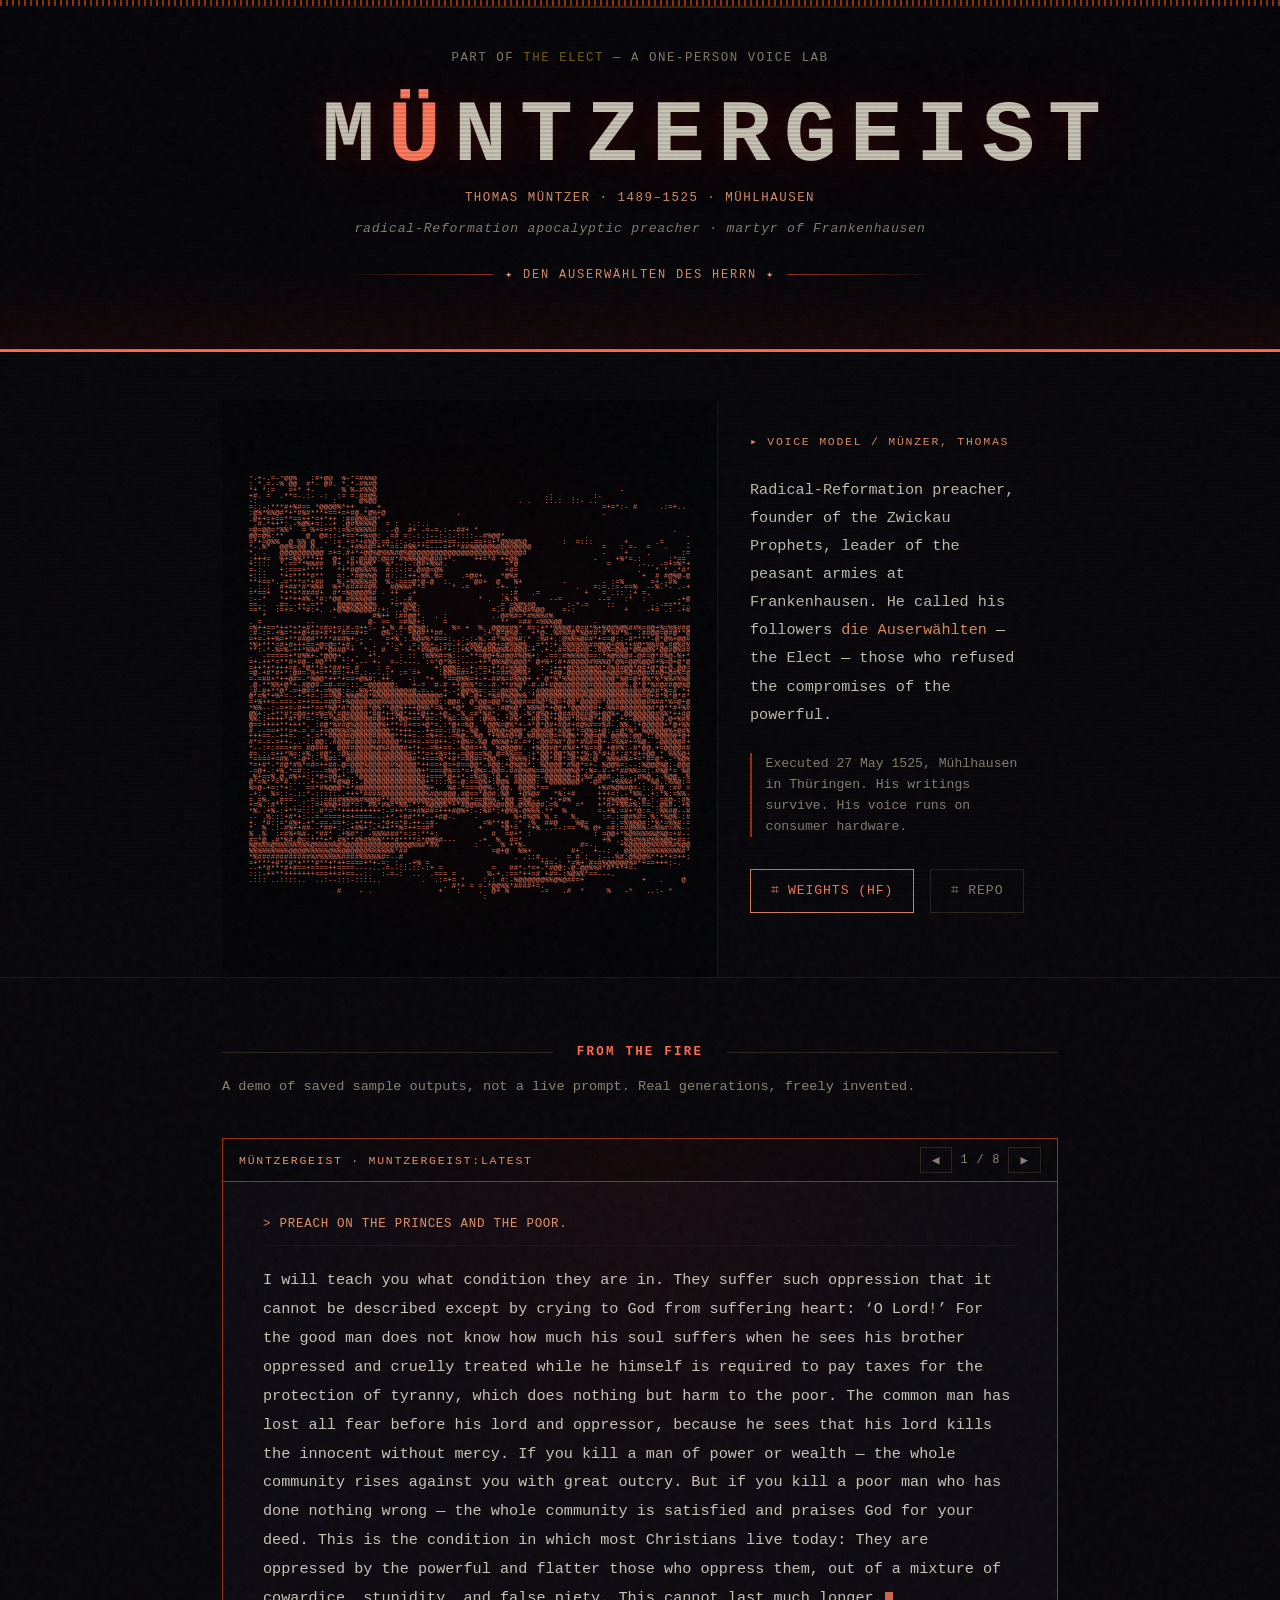
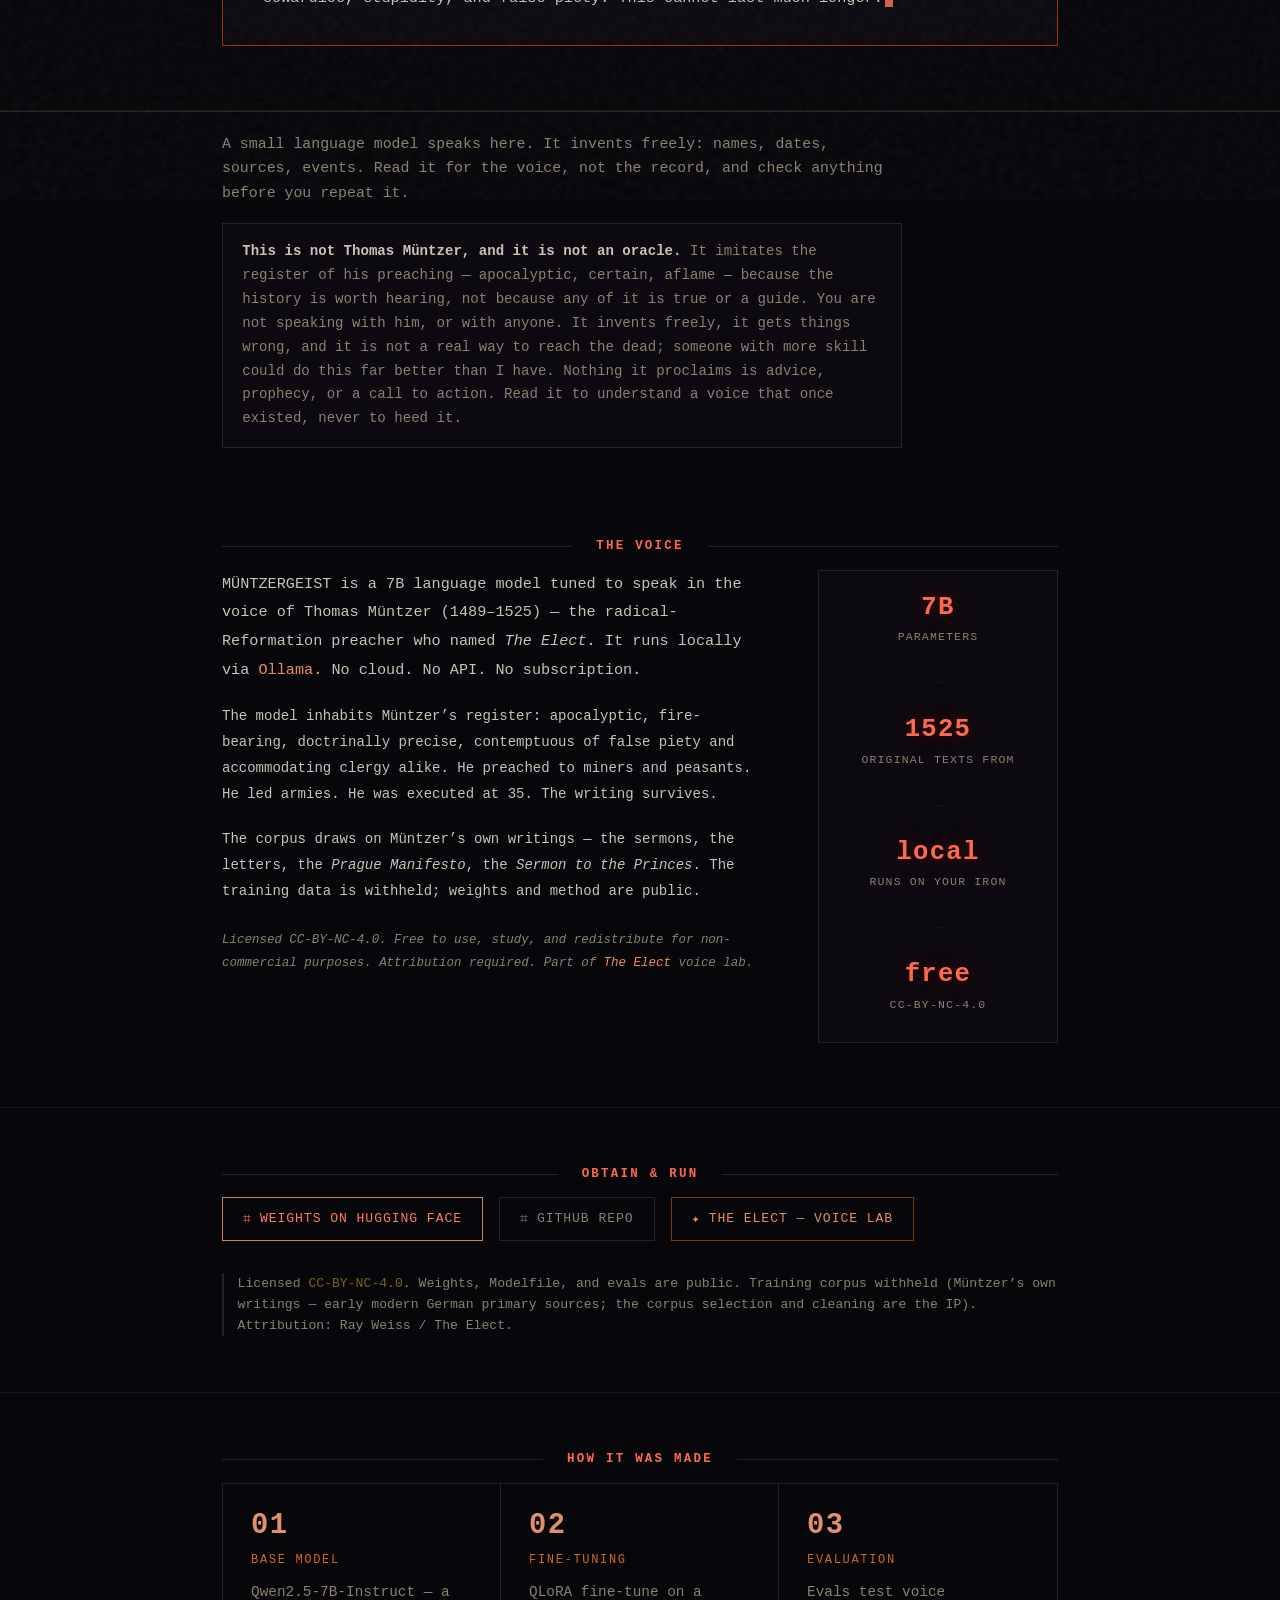
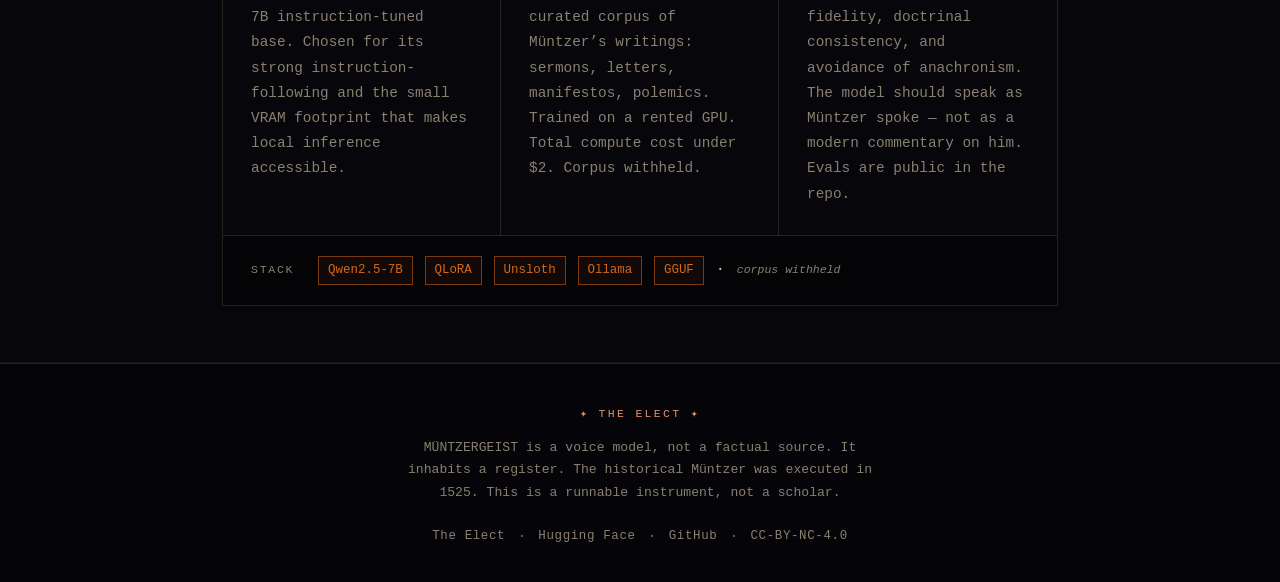
<file: index.html>
<!DOCTYPE html>
<html lang="en">
<head>
<meta charset="UTF-8">
<meta name="viewport" content="width=device-width, initial-scale=1.0">
<title>MÜNTZERGEIST — Radical Reformation Voice Model</title>

<!-- Open Graph / Facebook -->
<meta property="og:type"        content="website">
<meta property="og:url"         content="https://lerugray.github.io/muntzergeist-7b/">
<meta property="og:title"       content="MUNTZERGEIST -- Thomas Muntzer (7B voice model)">
<meta property="og:description" content="Thomas Müntzer, runnable. The radical-Reformation preacher who named the Elect — fire-and-brimstone heterodoxy on consumer hardware. 7B parameters, Qwen2.5 base, CC-BY-NC-4.0.">
<meta property="og:image" content="https://lerugray.github.io/muntzergeist-7b/assets/og-image.png">
<meta property="og:image:secure_url" content="https://lerugray.github.io/muntzergeist-7b/assets/og-image.png">
<meta property="og:image:type" content="image/png">
<meta property="og:image:width" content="1200">
<meta property="og:image:height" content="630">
<meta property="og:image:alt" content="MUNTZERGEIST — a Thomas Müntzer register model (7B)">

<!-- Twitter -->
<meta name="twitter:card"        content="summary_large_image">
<meta name="twitter:url"         content="https://lerugray.github.io/muntzergeist-7b/">
<meta name="twitter:title"       content="MUNTZERGEIST -- Thomas Muntzer (7B voice model)">
<meta name="twitter:description" content="Thomas Müntzer, runnable. Radical-Reformation fire on consumer hardware. 7B, CC-BY-NC-4.0.">
<meta name="twitter:image" content="https://lerugray.github.io/muntzergeist-7b/assets/og-image.png">

<link rel="stylesheet" href="./styles.css?v=6">
</head>
<body>

<div class="scanlines" aria-hidden="true"></div>
<div class="grain" aria-hidden="true"></div>

<!-- ============================================================
     HEADER — broadsheet treatment
     ============================================================ -->
<header class="site-header">
  <div class="pamphlet-rule-top" aria-hidden="true"></div>
  <div class="pamphlet-rule-thin" aria-hidden="true"></div>

  <div class="header-inner">
    <span class="lab-crumb">
      Part of <a href="https://lerugray.github.io/the-elect/" target="_blank" rel="noopener">The Elect</a> — a one-person voice lab
    </span>

    <h1 class="persona-title">
      M<span class="umlaut-u">Ü</span>NTZERGEIST
    </h1>

    <span class="persona-dates">Thomas Müntzer · 1489–1525 · Mühlhausen</span>
    <span class="persona-register">radical-Reformation apocalyptic preacher · martyr of Frankenhausen</span>

    <div class="header-pamphlet-rule" aria-hidden="true">
      <span class="pamphlet-line"></span>
      <span class="pamphlet-ornament">✦ DEN AUSERWÄHLTEN DES HERRN ✦</span>
      <span class="pamphlet-line"></span>
    </div>
  </div>
</header>

<main>

  <!-- ============================================================
       PORTRAIT + CAPTION
       ============================================================ -->
  <section class="portrait-section">
    <div class="container">
      <div class="portrait-grid">

        <!-- ASCII portrait — block-shade grayscale, rendered at small mono size -->
        <div class="portrait-frame" aria-label="ASCII portrait of Thomas Müntzer">
          <pre class="ascii-portrait" aria-hidden="true">*.+-.=-*@@%   :#+@@  %-*=#%%@
: *.=--% @@  #*- @#. *.*-#%#@
*+ *:=   =+* +-      % %-#%%@                                                       -
+#. =  .**=-.:- -:  := =.##@%                                      -:    .    :-
-:                 :     @%@@                                . .   ::.:  ::- ..
=::-:***#+%#== *@@@@%*++  -  +                                                  =+=*:- #     .:=+..
:@%*%%@#*+*#%#***+==+=+#@.*@%+@                .                                .
.@++=+==**==++*=+*++ :##@%%#@*
 .#-*++*:.-%@%+=:--+ .@#%%%%@  = :  -.:..
=@=@@=*%%*  = %+=+=*:=%=%%%%#  .-@  #+ -=-=.:--##+ *                                            .
@@=@%:**     @  @#::-+==*+%#@: .=# =:-:.:--:-:-::::--#%@@*                  .                      -
=*+=@%%  @ %% @  - := +=*+#%@:=#-::-:---====+==----==+=+*@%%@%@        :  =:::       +      .=     .
*-.%*  @@%=@@ @.-   +-.+#%#@=+**==-#%%**=---=+**##%@@@@%@@@@@@@@                =   : =-  =   .    -
*. -   @@@@@@@@@@ =+=.#+*+@@%@%%%#@%@@@@@@@@@@@@@@@@@@@@%%@@@@#                 -    +    .       :=
:+++=  %+=%%***++  @+ :#:@#@@:@##*#%%%@@%@##+*.    ++=*# ++@%                 -    +%*=.:      :*==
+:::.  *-==**%%##  #+.*#*%@%*  %*--:-:@#+%%#.             =*@                    =      .-.. -=+=%*+
=-:.   +:===+****   *+*#@%%#%  #::-:=.@#@=@%              +#=                           .   * * .*#*
+:::   *+=****#**   =:-*#@%%@  #:..:++-%%.%=    .=@#+    *@%#                            +  # #@%@-@
**+==*.-=***=*+##   %.+%%%%#@  %-:===@*@-@  :.     @#+  @   %+         -        - :=%      =+.-#%
. :.:  #+##*#*%%#  %+*#####@%   #@%%#**=      * -=      -+- -             .   =:=.:=-==%  --%.*- .-+
=*==+  *+*+*####+  #*=%@@@@%# - ++  -+                   ..:#   .=          +   = .:: :+ =.
:--*   *+*++#%.*#:*@@ #%%%@@#   -: -#               * .  .%.%       --=        --=   :*  :       -+@
==--  -#=--++-=**   @@@%@%@@%   *=*%%@-                 .= =%@%#@       :-*-=    ::        -:-==**--
==*-  :=+=.**#:+. .+@%@%@@@@#:+: ..@+%:                =.= @%%@#%@@    =-:           +    -+= .: -+#
   *               .        #%++ :##@@*.  . :          ..@#%#=*#%%%#%
. =          --            @- ==  =#%@+:    =            **  =## =%%%@@       -
=%++==*++*+*+#**=#=+=:#-=++:- +.% #-@@%@:.    %= +  %..@@@##%* #=:+**%%%@:@=#*%+%@#%@%##%=#@+%=%%##@
:#-:=-+%=*++@+##+#*+*#==#+=   @%-:: +@@#**##.        :+-@=@%@-  +*@-.%#%#@*%@##*#*%#*%- :##@@=@#@**@
=+=-++%=+**##@#****###%+.- -   =+% :.%@#%*#==:..:-:-%.-#*%%@%#:* :%#+.:@%%%@##*+==@::-#****-@*@%+@@#
*%+***=#+#+++==+@=@=*+#- *  .  *:-+ .=-%%+-:==-+-+%%@:@@+=@%%@%..=**:+-%%%%%%##@%@+@%*+#@*%%#@.#@%#%
**:-*-%=%-++*%%#**@##@*+  *.. #  =  +-*#%@%+*+::+%*%%@#@@%%#@@@-+ .+-.#=%#@#@-:#@%=@@@*@%@@%*@@#@%##
.  -=====+*#%%+-*@@@+.. -  +*-    : :: :%%%#=%:---**=@@+%#@@#%@%+: -==:#%%%%@==:*%@%%@#-@#=@*#%@-%+*
=+-++*=**#+#@-.#@*** *:*.-- +-  =-:---. :=*@*%=:----++*@%%@%@@@* @+%+:#+#@@@@#%%%@*@%=@@%@@#+%=@+@*@
=++*+*+++=#-*@**=+*##+= #    : =    ..    +:@@%=--+-==:+*#+%%@@-  :.:+++@#%#@@@#*#%##@@*@#+@*@+@-@@=
=@-+#*#+*:@#=-%+=**#=:++=.:---.:* := =+    :@@%##=+:-=*+=##%@%%*  . +#@-@@@@@@@@@%@@#%@#@@###@+@#%=@
=-=##+*++@#=-*%@@*++*+==+@%#:.++.   -:  *+  *==@%%=+-+-##%=#%%@+ + @*%*%%@@@@@@@@@@*%@=@+@%*%*%%#%%@
.@-**%%+@*+-#@@#-=#-==:::.=@@@@@@:   +-=  #-# ++@%%*=--#-**#%@*-#-#+#@@@@@@@@#@@@@@@@%.@*@*%#@##@@%@
:#-#+**@*-=+@#=+-=%@@:=--%%+%@@@@@@@#@-=--  +.-*@@%%=:-=:@#@%*..:#@@@@@@@@@%@@@@@@@@@@#@#@%##*%=# *+
@*=%*+%+=--+-+=-:==%@-%%@%@*%%@@@@@@@@@@@@@#+  *%*-@+-*%#@%@@%% *@@@@@@@@@@@%@@@@@@@@@@@@=@+#*%*@*#*
=+%++=-===-=++==-=#@=+%@@@@@@@%%@@@@@@@@@@@::@@#. @*@@=@@*+%@@#=#%@*%@=+@@*@@@@=*@@@@@@@@@#%##*%=@+@
*%%--:-=+=-#++*==*%@*#*@@@#*@%**@@%+++@%%*=%-.+@*  =@%%-:#@%@*.%%%@*+@@+*@@@@@#+-%%#@@@@@@@#*@**#+%#
@%+:-+**#*=@#++=%=%*#@#@@@@*#@*++%@*+++@++-+@-.-% =#*%#*- -%% -%*@%@++@###@##@%+@@%+.@@@@@@@#%%*++#@
%%::++++*#*#*=-:*=*%#@#%@@@@#@#++*@@+==*#=-:*%=-=%# :@%%-.*#%* -#@=@*+@@#*#%%@*+@@..+--@@@@@@@.@+%#%
@==++++**+++*. :#@*%##@%@@@@@@%+**+#+==+@*=.:*@+=%@. *@@%=@%*+-+*@*@#+#@#+#@%#==%#-.%%.:+@@@@@+*@+%%
# --==+**=+-= =-+=@@%%#%@@@@@@@@**+++---++==-:##+-%@  #@%@+@@@*-@@%%@*#@@**=@%=+@:-=@*%* %@@@@@%+@#%
+++==--++=- .+.=**#@@@#@@@@@#@@@@**++=--=%+=--=%@--%@ *+%%#@+@.%#@@#@=+%@%**@@=@% @@%%:@@ ::@@@@@+@+
#*=-=-=++-..-::@@:.#@@@#@@@@###@@@*+=+=-==#++-:+@%=-%@ @%%@+#-=+:-@@#%#*@#*#%#=@+-=%%#++%@- -@@@@@#+
*--:=:===+#= #@###  @@##@@@@%@%#@@@#+*+--=%+==--%@#=+%  %@@@@#. +%@@#@*#%#+*%==@ +@#%:-#*@@.+=@@@@##
#=.:.=++*%=:+%.:#@*::@%#@@@@@@#@@@@@#+**=++%=++-=@@==%@ @=%%== :+*@@*@@*%@**%-%*#+#*:#*#++@@ * %%%@+
*====+=#% *-@+:-*%#=- @@@@@@@@@@@@@@@#*+===%*+#*=#@#=+@@. -@%%%:+-@@*#@*=@*%%:@  %%%#%=+=*#=@*.-*%@%
*=+#*-*#@*#%*=#=++##-@=@@@%@@@@@#%@@@@*++==+@=+#==@@*-#@@:+@%@%*: %@@@@*#%@*=+- %@@%=:--:%@@@%@:-@@@
-=@+-:+%.*=#::---=%@*::#@@@@@@@@@@@@@@@+*===@%==*=+@%=-@@=-##@%@%=#@@@@@@%@*:%=-#-+*##%%==:.#%@*= %@
.%+==%.@.#%++::*#+#@+*--*@@@@@@@@@@@@@@#+===*@++*-=%#%-:@ + #@@@@=-@@@@@@+@:%#-@@#-:=.-:#%@.:-%@@--%
@*=%**=*#.:...+--+*+@%@:-.@@@@@@@@@@@@@@+*:::%=-@:==@%+:@@% #@@@@: +@@@@@@@* -@=  +%%%#*..*%@.:%%@:=
%=@-+=:*+:.  ==*#%@@@*+*#@@@@@@@@@@@@@@@%+.  %#-*===@@%-:@@. @@@%*==   -       +%#%@%#@=-:.:#@ :## =
-+:. %=::-.::*-:::::..+++*####@@@@@@@@@@%#@#@@@.#@==*@@#.%@  +@%@#   *%:+#     +++=:.-*%%..+:*%:=%%-
= =%- .#==- .-=::=###%%%%#%@@#**@@@@@@@@@%@@@@@@@@*==@%%-*@@ =%@-- .*:+#%      **#%@@@+-*@-:.=#@-:#%
+=%.:#**: .-:.:=+%%@+##*=: #%*#%=*%%-*::%@@@%*+*#@@%%@@%@#@@.@%%@@#.=%    =*   +*#++%%#%:==..@%#-.+%
*%..+%-:+**=:::.#*=**+++++++++:-=++*=+#%##=+++#@%+:-:%#*:+@%%-@%%%.**  %       =-+%.=#+*@:=.:%%#@--#
-- .%:::+#*+:--=-====+=+====---+*-+##***--+#@-.    -        %+#%@% % =   %.     :=.:=@#%#=.%:*%@%-:#
+. *#::=*#%+-+*-==-==+:-+*++--*#+=*#-++-=#-          =%**+@ :* :%  ##@    %@=     =.=%%%@#:*%*=%%#-=
*  % .:-#%++##--*##+:.-+#%+:-*++**%=++==#*          +    *@*=  *+% ..--:== *% @+ =#:=#@%%%-=%%#=#%--
% .%  :=#%+%#-.*##* .+%#*: -%%%###*=:=:**+:            #  =#+* :              : =@@+*%@%%%%%@%@=+#--
#=*@ -#*%#.@=:***+*.#%**#%#%%%***#****=*@@%#---     -+  %  #=*                  +% .-%%#%%#%%%@@+#=:
%@%%%@%%%%%%%%@%%%%%@%@@@@@@@@@@@@@@@%%#*#%        :  -  % +*%-            #=-.     +%@@@@@%%%%%#%@@
%%%%%%%%%@@@@%%%%%@%%@@@@@@%%%%%%*##                   =@+@  %%+         #+.  +--: . @@@@%%%%%%%%%#*
*%############%#%%%%%####%%%%%#=--#                         . .::#.. .  = # :  :---%#:@%@@%**+*+=++:
=+***+#**#*+***#**+*++====+*+-=: :..-+% =                         *#=-: *=%+ #=#%@@@@@%#*+==+++:-.
--+*#***#+#==+====++====----..-=--::.::-:+ =           =   ##*-*=+-*#@@:-@-@@%%#*#*+*+=-
:::-++**+++++++===++=+==--:.  :-=-:  ..  .=== =       %-+.:==*++=# +#=-:%@%%*==---.
.::: ..::::..  ..:--:::-::::..         .  .:=+= *    :.: #:-%@@@@@@%%@%@##=+             +   .    @
                                            . #*+ = =-*@@%%*####+=.
                    #    - .               +   :    .  @+ %       -=   .#  *     %   -*   ..:- *
                                                     :</pre>
        </div>

        <div class="portrait-caption">
          <span class="caption-tag">▸ VOICE MODEL / MÜNZER, THOMAS</span>
          <p class="caption-lead">
            Radical-Reformation preacher, founder of the Zwickau Prophets, leader of the
            peasant armies at Frankenhausen. He called his followers <em>die Auserwählten</em> —
            the Elect — those who refused the compromises of the powerful.
          </p>
          <p class="caption-meta">
            Executed 27 May 1525, Mühlhausen in Thüringen. His writings survive.
            His voice runs on consumer hardware.
          </p>
          <div class="link-grid" style="margin-top:0.5rem;">
            <a href="https://huggingface.co/lerugray/muntzergeist-7b" class="link-btn" target="_blank" rel="noopener">
              <span class="link-icon">⌗</span> Weights (HF)
            </a>
            <a href="https://github.com/lerugray/muntzergeist-7b" class="link-btn secondary" target="_blank" rel="noopener">
              <span class="link-icon">⌗</span> Repo
            </a>
          </div>
        </div>

      </div>
    </div>
  </section>

  <!-- ============================================================
       SERMONS — real model output, interactive
       Inline fallback: sermons 0, 2, 4, 6 (4 of 8)
       Full set loaded from data/sermons.json
       ============================================================ -->
  <section class="sermons-section">
    <div class="container">
      <h2 class="section-heading">
        <span class="heading-rule"></span>
        <span>FROM THE FIRE</span>
        <span class="heading-rule"></span>
      </h2>
      <p class="section-sub">A demo of saved sample outputs, not a live prompt. Real generations, freely invented.</p>

      <div class="sermon-terminal" id="sermonTerminal">
        <div class="terminal-bar">
          <span class="terminal-label">MÜNTZERGEIST · muntzergeist:latest</span>
          <div class="terminal-nav">
            <button class="nav-btn" id="prevBtn" aria-label="Previous sermon">&#9664;</button>
            <span class="sermon-counter" id="sermonCounter">1 / 8</span>
            <button class="nav-btn" id="nextBtn" aria-label="Next sermon">&#9654;</button>
          </div>
        </div>
        <div class="sermon-body">
          <div class="sermon-prompt" id="sermonPrompt">
            Preach on the princes and the poor.
          </div>
          <div class="sermon-text" id="sermonText">
            I will teach you what condition they are in. They suffer such oppression that it cannot be described except by crying to God from suffering heart: &#8216;O Lord!&#8217; For the good man does not know how much his soul suffers when he sees his brother oppressed and cruelly treated while he himself is required to pay taxes for the protection of tyranny, which does nothing but harm to the poor. The common man has lost all fear before his lord and oppressor, because he sees that his lord kills the innocent without mercy. If you kill a man of power or wealth — the whole community rises against you with great outcry. But if you kill a poor man who has done nothing wrong — the whole community is satisfied and praises God for your deed. This is the condition in which most Christians live today: They are oppressed by the powerful and flatter those who oppress them, out of a mixture of cowardice, stupidity, and false piety. This cannot last much longer.<span class="sermon-cursor" aria-hidden="true"></span>
          </div>
        </div>
      </div>
    </div>
  </section>

  <!-- ACCURACY NOTE -->
  <div class="accuracy-note">
    <div class="container">
      <p class="accuracy-note-text">A small language model speaks here. It invents freely: names, dates, sources, events. Read it for the voice, not the record, and check anything before you repeat it.</p>
    </div>
  </div>

  <!-- DISCLAIMER CALLOUT -->
  <div class="accuracy-note" style="border-top:none; padding-top:0; padding-bottom:1.5rem;">
    <div class="container">
      <div style="border:1px solid var(--border); background:var(--bg-card); padding:1rem 1.2rem; max-width:680px; font-size:0.88rem; line-height:1.7; color:var(--text-dim);">
        <p><strong style="color:var(--text); font-weight:700;">This is not Thomas M&#xFC;ntzer, and it is not an oracle.</strong> It imitates the register of his preaching &#8212; apocalyptic, certain, aflame &#8212; because the history is worth hearing, not because any of it is true or a guide. You are not speaking with him, or with anyone. It invents freely, it gets things wrong, and it is not a real way to reach the dead; someone with more skill could do this far better than I have. Nothing it proclaims is advice, prophecy, or a call to action. Read it to understand a voice that once existed, never to heed it.</p>
      </div>
    </div>
  </div>

  <!-- ============================================================
       ABOUT
       ============================================================ -->
  <section class="about-section">
    <div class="container">
      <h2 class="section-heading">
        <span class="heading-rule"></span>
        <span>THE VOICE</span>
        <span class="heading-rule"></span>
      </h2>

      <div class="about-grid">
        <div class="about-body">
          <p class="lead">
            MÜNTZERGEIST is a 7B language model tuned to speak in the voice of Thomas Müntzer
            (1489&#8211;1525) — the radical-Reformation preacher who named <em>The Elect</em>.
            It runs locally via <a href="https://ollama.com" target="_blank" rel="noopener">Ollama</a>.
            No cloud. No API. No subscription.
          </p>
          <p>
            The model inhabits Müntzer&#8217;s register: apocalyptic, fire-bearing, doctrinally precise,
            contemptuous of false piety and accommodating clergy alike. He preached to miners and
            peasants. He led armies. He was executed at 35. The writing survives.
          </p>
          <p>
            The corpus draws on Müntzer&#8217;s own writings — the sermons, the letters, the
            <em>Prague Manifesto</em>, the <em>Sermon to the Princes</em>. The training data is
            withheld; weights and method are public.
          </p>
          <p class="about-footnote">
            Licensed <code>CC-BY-NC-4.0</code>. Free to use, study, and redistribute for non-commercial
            purposes. Attribution required. Part of <a href="https://lerugray.github.io/the-elect/" target="_blank" rel="noopener">The Elect</a> voice lab.
          </p>
        </div>

        <div class="about-stats">
          <div class="stat-item">
            <span class="stat-num">7B</span>
            <span class="stat-label">parameters</span>
          </div>
          <div class="stat-divider" aria-hidden="true">—</div>
          <div class="stat-item">
            <span class="stat-num">1525</span>
            <span class="stat-label">original texts from</span>
          </div>
          <div class="stat-divider" aria-hidden="true">—</div>
          <div class="stat-item">
            <span class="stat-num">local</span>
            <span class="stat-label">runs on your iron</span>
          </div>
          <div class="stat-divider" aria-hidden="true">—</div>
          <div class="stat-item">
            <span class="stat-num">free</span>
            <span class="stat-label">CC-BY-NC-4.0</span>
          </div>
        </div>
      </div>
    </div>
  </section>

  <!-- ============================================================
       LINKS
       ============================================================ -->
  <section class="links-section">
    <div class="container">
      <h2 class="section-heading">
        <span class="heading-rule"></span>
        <span>OBTAIN &amp; RUN</span>
        <span class="heading-rule"></span>
      </h2>

      <div class="link-grid">
        <a href="https://huggingface.co/lerugray/muntzergeist-7b" class="link-btn" target="_blank" rel="noopener">
          <span class="link-icon">⌗</span> Weights on Hugging Face
        </a>
        <a href="https://github.com/lerugray/muntzergeist-7b" class="link-btn secondary" target="_blank" rel="noopener">
          <span class="link-icon">⌗</span> GitHub repo
        </a>
        <a href="https://lerugray.github.io/the-elect/" class="link-btn amber" target="_blank" rel="noopener">
          <span class="link-icon">✦</span> The Elect — voice lab
        </a>
      </div>

      <p class="license-note">
        Licensed <code>CC-BY-NC-4.0</code>. Weights, Modelfile, and evals are public.
        Training corpus withheld (Müntzer&#8217;s own writings — early modern German primary sources;
        the corpus selection and cleaning are the IP). Attribution: Ray Weiss / The Elect.
      </p>
    </div>
  </section>

  <!-- ============================================================
       METHOD
       ============================================================ -->
  <section class="method-section">
    <div class="container">
      <h2 class="section-heading">
        <span class="heading-rule"></span>
        <span>HOW IT WAS MADE</span>
        <span class="heading-rule"></span>
      </h2>

      <div class="method-inner">
        <div class="method-rows">
          <div class="method-step">
            <div class="step-num">01</div>
            <div class="step-title">BASE MODEL</div>
            <p>Qwen2.5-7B-Instruct — a 7B instruction-tuned base. Chosen for its
            strong instruction-following and the small VRAM footprint that makes
            local inference accessible.</p>
          </div>
          <div class="method-step">
            <div class="step-num">02</div>
            <div class="step-title">FINE-TUNING</div>
            <p>QLoRA fine-tune on a curated corpus of Müntzer&#8217;s writings:
            sermons, letters, manifestos, polemics. Trained on a rented GPU.
            Total compute cost under $2. Corpus withheld.</p>
          </div>
          <div class="method-step" style="border-right:none;">
            <div class="step-num">03</div>
            <div class="step-title">EVALUATION</div>
            <p>Evals test voice fidelity, doctrinal consistency, and avoidance of
            anachronism. The model should speak as Müntzer spoke — not as a
            modern commentary on him. Evals are public in the repo.</p>
          </div>
        </div>
        <div class="method-stack">
          <span class="stack-label">Stack</span>
          <div class="stack-items">
            <span class="stack-item">Qwen2.5-7B</span>
            <span class="stack-item">QLoRA</span>
            <span class="stack-item">Unsloth</span>
            <span class="stack-item">Ollama</span>
            <span class="stack-item">GGUF</span>
            <span class="stack-sep">·</span>
            <span class="stack-withheld">corpus withheld</span>
          </div>
        </div>
      </div>
    </div>
  </section>

</main>

<!-- ============================================================
     FOOTER
     ============================================================ -->
<footer class="site-footer">
  <div class="container">
    <div class="footer-inner">
      <div class="footer-sigil">✦ THE ELECT ✦</div>
      <p class="footer-note">
        MÜNTZERGEIST is a voice model, not a factual source. It inhabits a register.
        The historical Müntzer was executed in 1525. This is a runnable instrument,
        not a scholar.
      </p>
      <div class="footer-links">
        <a href="https://lerugray.github.io/the-elect/" class="footer-link" target="_blank" rel="noopener">The Elect</a>
        <span class="footer-sep">·</span>
        <a href="https://huggingface.co/lerugray/muntzergeist-7b" class="footer-link" target="_blank" rel="noopener">Hugging Face</a>
        <span class="footer-sep">·</span>
        <a href="https://github.com/lerugray/muntzergeist-7b" class="footer-link" target="_blank" rel="noopener">GitHub</a>
        <span class="footer-sep">·</span>
        <a href="https://creativecommons.org/licenses/by-nc/4.0/" class="footer-link" target="_blank" rel="noopener">CC-BY-NC-4.0</a>
      </div>
    </div>
  </div>
</footer>

<script>
// ============================================================
// Sermon player — loads from data/sermons.json, falls back to
// 4 inline sermons if the JSON fetch fails (offline, file://)
// ============================================================

const INLINE_SERMONS = [
  {
    prompt: "Preach on the princes and the poor.",
    text: "I will teach you what condition they are in. They suffer such oppression that it cannot be described except by crying to God from suffering heart: ‘O Lord!’ For the good man does not know how much his soul suffers when he sees his brother oppressed and cruelly treated while he himself is required to pay taxes for the protection of tyranny, which does nothing but harm to the poor. The common man has lost all fear before his lord and oppressor, because he sees that his lord kills the innocent without mercy. If you kill a man of power or wealth — the whole community rises against you with great outcry. But if you kill a poor man who has done nothing wrong — the whole community is satisfied and praises God for your deed. This is the condition in which most Christians live today: They are oppressed by the powerful and flatter those who oppress them, out of a mixture of cowardice, stupidity, and false piety. This cannot last much longer."
  },
  {
    prompt: "Who are the Elect? And who are the godless?",
    text: "The Elect are those for whom Christ is not just a name but the very substance. They hear and embrace his word as living fire that burns through all pretense to destroy everything that would stand between them and their creator. The elect feel his presence in themselves in every fiber of their being — from the tips of their toes to the furthest reaches of their minds. And they know, beyond any doubt, that this experience is not merely a subjective feeling but an objective reality, confirmed by the entire history of the prophets and apostles. The elect walk in the path of Abraham, Isaac, Jacob, David, Elijah, Isaiah, Jeremiah, Ezekiel, Daniel, John the Baptist, Jesus Christ, and his apostles. To walk thus is to be in constant conflict with the godless — with those who seek to comfort themselves by telling themselves pleasant lies about God’s approval instead of facing him in his true nakedness as revealed through Christ."
  },
  {
    prompt: "What does the gospel truly demand — not the honeyed gospel of Luther but the living word?",
    text: "In truth, the poor should hear the poor. The scribes and lawyers will always preach the parables in such a way that the rich man does well enough from them without changing his ways at all — for they are men who have made peace with their masters. But when the voice of the poor man is heard, then the parable reveals itself as God’s word rather than as something produced by human cunning, and it penetrates to the deep places of the heart: this land has been given to you from your blood; those who live on its produce have stolen it; therefore they must give an account. The moment that one hears about theft in a sermon preached to thieves, then one knows immediately whether God’s word is being spoken or whether it is merely another effort at comfort and justification. The divine judgment must be proclaimed in all its harshness before the election can begin in earnest."
  },
  {
    prompt: "Preach on the sword.",
    text: "The sword belongs to no master but God himself, and he has given it to all people in order that they may use it against the godless oppressor who claims to be the lord over the oppressed. This is what the scripture says: ‘He who does not have a sword should sell his cloak and buy one.’ The sword is not for killing; it is for driving out the unrighteous from among those whom God has given into our care. It is not the tool of the tyrant, but the instrument of justice. When the people of God stand together in their suffering and begin to fight back against those who have wronged them — not with bloodlust but with the knowledge that they are acting on behalf of a higher power than any earthly authority can claim — then the sword is being used rightly. Let no man tell you otherwise: true Christian resistance always takes this form."
  }
];

let sermons = [...INLINE_SERMONS];
let currentIndex = 0;

const promptEl  = document.getElementById('sermonPrompt');
const textEl    = document.getElementById('sermonText');
const counterEl = document.getElementById('sermonCounter');
const prevBtn   = document.getElementById('prevBtn');
const nextBtn   = document.getElementById('nextBtn');

function updateCounter() {
  counterEl.textContent = (currentIndex + 1) + ' / ' + sermons.length;
}

function showSermon(idx) {
  const s = sermons[idx];
  textEl.classList.add('fading');
  setTimeout(() => {
    promptEl.textContent = s.prompt;
    // Render text with a blinking cursor appended
    textEl.innerHTML = escapeHtml(s.text) +
      '<span class="sermon-cursor" aria-hidden="true"></span>';
    textEl.classList.remove('fading');
    updateCounter();
  }, 240);
}

function escapeHtml(str) {
  return str
    .replace(/&/g, '&amp;')
    .replace(/</g, '&lt;')
    .replace(/>/g, '&gt;')
    .replace(/"/g, '&quot;');
}

prevBtn.addEventListener('click', () => {
  currentIndex = (currentIndex - 1 + sermons.length) % sermons.length;
  showSermon(currentIndex);
});

nextBtn.addEventListener('click', () => {
  currentIndex = (currentIndex + 1) % sermons.length;
  showSermon(currentIndex);
});

// Keyboard nav
document.addEventListener('keydown', (e) => {
  if (e.key === 'ArrowRight') nextBtn.click();
  if (e.key === 'ArrowLeft')  prevBtn.click();
});

// Try to load the full 8-sermon set
fetch('./data/sermons.json')
  .then(r => r.json())
  .then(data => {
    if (Array.isArray(data) && data.length > 0) {
      sermons = data;
      updateCounter();
    }
  })
  .catch(() => { /* offline / file:// — use inline fallback silently */ });

// Init counter
updateCounter();
</script>

</body>
</html>
</file>
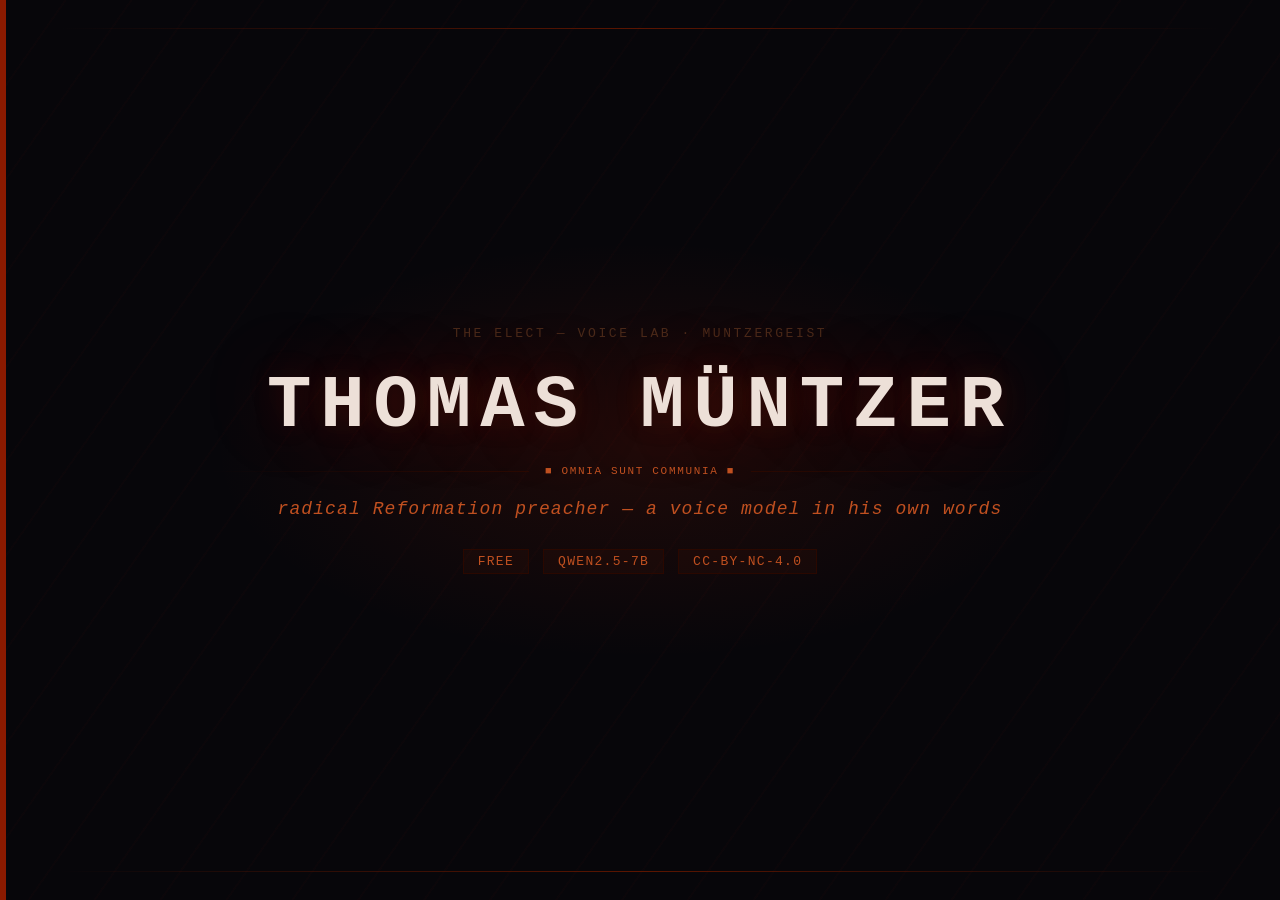
<file: assets/og-card.html>
<!DOCTYPE html>
<html lang="en">
<head>
<meta charset="UTF-8">
<meta name="viewport" content="width=1200">
<style>
  * { box-sizing: border-box; margin: 0; padding: 0; }
  html, body {
    width: 1200px;
    height: 630px;
    overflow: hidden;
    background: #07060a;
    font-family: 'Courier New', 'Lucida Console', monospace;
  }

  /* Fire diagonal grain */
  .stripes {
    position: absolute;
    inset: 0;
    background:
      repeating-linear-gradient(
        -55deg,
        transparent 0px,
        transparent 52px,
        rgba(140, 20, 0, 0.030) 52px,
        rgba(140, 20, 0, 0.030) 54px
      );
  }

  /* Ember glow behind name */
  .glow-blob {
    position: absolute;
    top: 50%;
    left: 50%;
    transform: translate(-50%, -50%);
    width: 860px;
    height: 420px;
    background: radial-gradient(ellipse, rgba(200, 40, 0, 0.12) 0%, transparent 70%);
    pointer-events: none;
  }

  .card {
    position: absolute;
    inset: 0;
    display: flex;
    flex-direction: column;
    align-items: center;
    justify-content: center;
    padding: 60px 80px;
  }

  /* Top broadsheet rule */
  .card::before {
    content: '';
    position: absolute;
    top: 28px; left: 60px; right: 60px;
    height: 1px;
    background: linear-gradient(90deg, transparent, #5c1500, transparent);
  }

  /* Bottom broadsheet rule */
  .card::after {
    content: '';
    position: absolute;
    bottom: 28px; left: 60px; right: 60px;
    height: 1px;
    background: linear-gradient(90deg, transparent, #5c1500, transparent);
  }

  /* Ember accent bar */
  .accent-bar {
    position: absolute;
    left: 0; top: 0; bottom: 0;
    width: 6px;
    background: #8b1a00;
  }

  .lab-tag {
    font-size: 13px;
    letter-spacing: 0.2em;
    color: #4a2a1a;
    text-transform: uppercase;
    margin-bottom: 28px;
  }

  .name {
    font-size: 74px;
    font-weight: 700;
    letter-spacing: 0.12em;
    color: #ede0d8;
    line-height: 1;
    margin-bottom: 22px;
    text-shadow:
      0 0 80px rgba(200, 40, 0, 0.30),
      0 0 30px rgba(200, 40, 0, 0.15);
  }

  .divider {
    display: flex;
    align-items: center;
    gap: 16px;
    width: 860px;
    margin-bottom: 22px;
  }

  .div-line {
    flex: 1;
    height: 1px;
    background: linear-gradient(90deg, transparent, #2a0800);
  }

  .div-line:last-child {
    background: linear-gradient(90deg, #2a0800, transparent);
  }

  .div-mark {
    color: #c05020;
    font-size: 11px;
    letter-spacing: 0.15em;
    white-space: nowrap;
  }

  .epithet {
    font-size: 18px;
    color: #c05020;
    letter-spacing: 0.06em;
    font-style: italic;
    margin-bottom: 30px;
    text-align: center;
  }

  .tags {
    display: flex;
    gap: 14px;
  }

  .tag {
    font-size: 13px;
    color: #c05020;
    border: 1px solid #2a0800;
    padding: 4px 14px;
    letter-spacing: 0.1em;
    text-transform: uppercase;
    background: rgba(200, 40, 0, 0.05);
  }
</style>
</head>
<body>
  <div class="stripes"></div>
  <div class="accent-bar"></div>
  <div class="glow-blob"></div>
  <div class="card">
    <div class="lab-tag">The Elect &mdash; Voice Lab &middot; Muntzergeist</div>
    <div class="name">THOMAS M&#xDC;NTZER</div>
    <div class="divider">
      <span class="div-line"></span>
      <span class="div-mark">&#x25A0; OMNIA SUNT COMMUNIA &#x25A0;</span>
      <span class="div-line"></span>
    </div>
    <div class="epithet">radical Reformation preacher &mdash; a voice model in his own words</div>
    <div class="tags">
      <span class="tag">Free</span>
      <span class="tag">Qwen2.5-7B</span>
      <span class="tag">CC-BY-NC-4.0</span>
    </div>
  </div>
</body>
</html>
</file>
<file: styles.css>
/* ============================================================
   MÜNTZERGEIST — Per-persona landing page
   House base: The Elect terminal-grimoire aesthetic
   Persona register: fire / woodcut / broadsheet / Reformation
   Hotter red, burning amber, woodcut grain, pamphlet rules
   ============================================================ */

:root {
  /* ── House base (inherited from The Elect) ── */
  --bg:          #07060a;
  --bg-card:     #0c0a10;
  --bg-header:   #050408;
  --text:        #c8c3b5;
  --text-dim:    #8a8070;  /* was #6b6458 — lifted for AA body contrast */
  --text-muted:  #6a6258;  /* was #3a3630 — lifted from near-invisible */
  --gold:        #c9a227;
  --gold-dim:    #7a6218;
  --gold-pale:   #e8cc7a;
  --border:      #28221c;
  --border-dim:  #1a1610;
  --font-mono:   'Courier New', 'Lucida Console', 'DejaVu Sans Mono', monospace;
  --font-serif:  Georgia, 'Times New Roman', serif;

  /* ── Müntzergeist-specific: hotter, fiercer ── */
  --fire:        #ff6a4d;          /* hotter than house red */
  --fire-bright: #ff7a5c;
  --fire-dim:    #993010;  /* was #6b0c00 — lifted; dim fire used as TEXT needs to read */
  --fire-ember:  #cf8260;
  --fire-cap:    #e0916b;  /* readable dim-fire for caption/tag text */
  --fire-glow:   rgba(204, 26, 0, 0.18);
  --amber:       #d4681a;          /* woodcut amber accent */
  --amber-dim:   #7a3a0e;
  --amber-pale:  #e8905a;
  --char:        #1a100a;          /* charred near-black surface */
}

/* ── RESET ── */
*, *::before, *::after { box-sizing: border-box; margin: 0; padding: 0; }
html { scroll-behavior: smooth; font-size: 16px; }

body {
  background-color: var(--bg);
  color: var(--text);
  font-family: var(--font-mono);
  font-size: 0.95rem;      /* was 0.875rem — raised to ~15px body floor */
  line-height: 1.7;
  position: relative;
  overflow-x: hidden;
  min-height: 100vh;
}

/* ── TEXTURE LAYERS ── */
.scanlines {
  position: fixed;
  inset: 0;
  z-index: 1000;
  pointer-events: none;
  background: repeating-linear-gradient(
    0deg,
    transparent, transparent 2px,
    rgba(0,0,0,0.1) 2px,
    rgba(0,0,0,0.1) 4px
  );
}

.grain {
  position: fixed;
  inset: -200%;
  z-index: 999;
  pointer-events: none;
  width: 400%; height: 400%;
  opacity: 0.045;
  background-image: url("data:image/svg+xml,%3Csvg viewBox='0 0 512 512' xmlns='http://www.w3.org/2000/svg'%3E%3Cfilter id='noise'%3E%3CfeTurbulence type='fractalNoise' baseFrequency='0.9' numOctaves='4' stitchTiles='stitch'/%3E%3C/filter%3E%3Crect width='100%25' height='100%25' filter='url(%23noise)'/%3E%3C/svg%3E");
  animation: grain 0.5s steps(1) infinite;
}

@keyframes grain {
  0%   { transform: translate(0,0); }
  10%  { transform: translate(-3%,-4%); }
  20%  { transform: translate(-6%,2%); }
  30%  { transform: translate(3%,-1%); }
  40%  { transform: translate(-1%,6%); }
  50%  { transform: translate(-5%,1%); }
  60%  { transform: translate(2%,4%); }
  70%  { transform: translate(-4%,-2%); }
  80%  { transform: translate(4%,-3%); }
  90%  { transform: translate(1%,5%); }
  100% { transform: translate(-2%,-5%); }
}

/* ── LAYOUT ── */
.container {
  max-width: 900px;
  margin: 0 auto;
  padding: 0 2rem;
}

/* ============================================================
   HEADER — broadsheet / Reformation-pamphlet treatment
   Top rule: woodcut amber + fire burn, heavier than the Elect
   ============================================================ */

.site-header {
  background: var(--bg-header);
  border-bottom: 3px solid var(--fire);
  padding: 0 0 2.5rem;
  text-align: center;
  position: relative;
  overflow: hidden;
}

/* Woodcut burn glow behind the header */
.site-header::after {
  content: '';
  position: absolute;
  bottom: -1px; left: 0; right: 0;
  height: 80px;
  background: linear-gradient(to top, rgba(204,26,0,0.08), transparent);
  pointer-events: none;
}

/* Top amber rule — the Reformation pamphlet rule */
.pamphlet-rule-top {
  width: 100%;
  height: 6px;
  background:
    repeating-linear-gradient(
      90deg,
      var(--fire-dim) 0px, var(--fire-dim) 2px,
      transparent 2px, transparent 6px,
      var(--amber-dim) 6px, var(--amber-dim) 8px,
      transparent 8px, transparent 12px
    );
  margin-bottom: 0;
}

/* Second thin amber rule */
.pamphlet-rule-thin {
  width: 100%;
  height: 2px;
  background: linear-gradient(90deg, transparent, var(--amber-dim), transparent);
  margin-bottom: 2.5rem;
  opacity: 0.5;
}

.header-inner {
  max-width: 700px;
  margin: 0 auto 1.5rem;
  padding: 0 2rem;
}

/* Persona label / breadcrumb */
.lab-crumb {
  display: block;
  font-size: 0.78rem;      /* was 0.75rem */
  letter-spacing: 0.12em;  /* was 0.2em */
  color: var(--text-dim);  /* was --text-muted; lifted */
  text-transform: uppercase;
  margin-bottom: 1.5rem;
}

.lab-crumb a {
  color: var(--gold-dim);
  text-decoration: none;
  transition: color 0.2s;
}

.lab-crumb a:hover { color: var(--gold); }

/* The name — maximum weight, fire-tinged */
.persona-title {
  font-family: var(--font-mono);
  font-size: clamp(2.4rem, 8vw, 5.5rem);
  font-weight: 700;
  letter-spacing: 0.15em;
  color: var(--text);
  line-height: 1;
  margin-bottom: 0.4rem;
  text-shadow:
    0 0 60px rgba(204, 26, 0, 0.25),
    0 0 20px rgba(204, 26, 0, 0.12);
}

/* The umlaut should feel earned */
.umlaut-u { color: var(--fire-bright); }

.persona-dates {
  display: block;
  font-size: 0.78rem;      /* was 0.75rem */
  letter-spacing: 0.12em;  /* was 0.2em */
  color: var(--fire-cap);  /* now #993010 (lifted) vs old #6b0c00 */
  margin-bottom: 0.6rem;
  text-transform: uppercase;
}

.persona-register {
  font-size: 0.82rem;      /* was 0.75rem */
  color: var(--text-dim);
  letter-spacing: 0.06em;  /* was 0.08em */
  font-style: italic;
  margin-bottom: 1.5rem;
  display: block;
}

/* Pamphlet-style rule beneath title */
.header-pamphlet-rule {
  display: flex;
  align-items: center;
  gap: 0.75rem;
  max-width: 600px;
  margin: 0 auto;
}

.pamphlet-line {
  flex: 1;
  height: 1px;
  background: linear-gradient(90deg, transparent, var(--fire-dim));
}

.pamphlet-line:last-child {
  background: linear-gradient(90deg, var(--fire-dim), transparent);
}

.pamphlet-ornament {
  color: var(--fire-cap);  /* now #993010 (lifted) */
  font-size: 0.75rem;      /* was 0.72rem */
  letter-spacing: 0.15em;  /* was 0.2em */
  white-space: nowrap;
}

/* ============================================================
   PORTRAIT PANEL — full-width woodcut treatment
   ============================================================ */

.portrait-section {
  padding: 3rem 0 0;
  border-bottom: 1px solid var(--border-dim);
}

.portrait-grid {
  display: grid;
  grid-template-columns: 1fr 340px;
  gap: 0;
  min-height: 400px;
}

.portrait-frame {
  background: rgba(0,0,0,0.5);
  border-right: 1px solid var(--border-dim);
  display: flex;
  align-items: center;
  justify-content: center;
  padding: 1rem;
  overflow: hidden;
  position: relative;
}

.portrait-frame::before {
  content: '';
  position: absolute;
  inset: 0;
  background:
    radial-gradient(ellipse at 50% 50%, rgba(204,26,0,0.04) 0%, transparent 70%);
  pointer-events: none;
}

.ascii-portrait {
  font-family: var(--font-mono);
  font-size: 0.46rem;
  line-height: 0.78;
  letter-spacing: 0;
  color: var(--fire-bright);
  white-space: pre;
  display: block;
  overflow: hidden;
}

.portrait-caption {
  padding: 2rem;
  display: flex;
  flex-direction: column;
  justify-content: center;
  gap: 1.5rem;
}

.caption-tag {
  font-size: 0.72rem;      /* was 0.6rem — well below minimum */
  letter-spacing: 0.15em;  /* was 0.3em */
  color: var(--fire-cap);  /* now #993010 (lifted) */
  text-transform: uppercase;
}

.caption-lead {
  font-size: 0.95rem;      /* was 0.92rem — small bump, matches body */
  color: var(--text);
  line-height: 1.85;
}

.caption-lead em {
  color: var(--amber-pale);
  font-style: normal;
}

.caption-meta {
  font-size: 0.82rem;      /* was 0.7rem — raised above secondary floor */
  color: var(--text-dim);
  line-height: 1.6;
  border-left: 2px solid var(--fire-dim);
  padding-left: 0.85rem;
}

/* ============================================================
   SERMONS — the hero interaction
   ============================================================ */

.sermons-section {
  padding: 4rem 0;
  border-bottom: 1px solid var(--border-dim);
}

.section-heading {
  display: flex;
  align-items: center;
  gap: 1.5rem;
  font-size: 0.78rem;      /* was 0.7rem */
  letter-spacing: 0.18em;  /* was 0.3em — excess kills legibility */
  color: var(--fire);
  margin-bottom: 0.75rem;
  text-transform: uppercase;
}

.heading-rule {
  flex: 1;
  height: 1px;
  background: var(--border);
}

.section-sub {
  font-size: 0.85rem;      /* was 0.75rem */
  color: var(--text-dim);
  margin-bottom: 2.5rem;
}

/* The sermon terminal */
.sermon-terminal {
  border: 1px solid var(--fire-dim);
  background: var(--bg-card);
  position: relative;
  overflow: hidden;
}

.sermon-terminal::before {
  content: '';
  position: absolute;
  inset: 0;
  background: radial-gradient(ellipse at 50% 0%, rgba(204,26,0,0.06) 0%, transparent 60%);
  pointer-events: none;
}

.terminal-bar {
  display: flex;
  justify-content: space-between;
  align-items: center;
  padding: 0.5rem 1rem;
  border-bottom: 1px solid var(--fire-dim);
  background: rgba(0,0,0,0.4);
}

.terminal-label {
  font-size: 0.72rem;      /* was 0.6rem */
  letter-spacing: 0.15em;  /* was 0.25em */
  color: var(--fire-cap);  /* now #993010 (lifted) */
  text-transform: uppercase;
}

.terminal-nav {
  display: flex;
  gap: 0.5rem;
  align-items: center;
}

.nav-btn {
  background: transparent;
  border: 1px solid var(--border);
  color: var(--text-dim);
  font-family: var(--font-mono);
  font-size: 0.78rem;      /* was 0.65rem */
  padding: 0.25rem 0.7rem;
  cursor: pointer;
  letter-spacing: 0.06em;  /* was 0.1em */
  transition: all 0.2s;
  text-transform: uppercase;
}

.nav-btn:hover {
  border-color: var(--fire-dim);
  color: var(--fire-bright);
  background: rgba(204, 26, 0, 0.06);
}

.sermon-counter {
  font-size: 0.75rem;      /* was 0.6rem */
  color: var(--text-dim);  /* was --text-muted; lifted */
  letter-spacing: 0.06em;  /* was 0.1em */
  min-width: 40px;
  text-align: center;
}

.sermon-body {
  padding: 2rem 2.5rem;
  min-height: 200px;
  position: relative;
}

.sermon-prompt {
  font-size: 0.78rem;      /* was 0.65rem */
  color: var(--fire-cap);  /* now #993010 (lifted) */
  letter-spacing: 0.06em;  /* was 0.08em */
  margin-bottom: 1.25rem;
  text-transform: uppercase;
  border-bottom: 1px solid var(--border-dim);
  padding-bottom: 0.6rem;
}

.sermon-prompt::before {
  content: '> ';
  color: var(--fire-ember);
}

.sermon-text {
  font-size: 0.95rem;      /* was 0.875rem — matches body; sermon text MUST be readable */
  color: var(--text);
  line-height: 1.9;
  transition: opacity 0.25s ease;
}

.sermon-text.fading { opacity: 0; }

/* Cursor blink at end of text */
.sermon-cursor {
  display: inline-block;
  width: 8px;
  height: 1em;
  background: var(--fire-bright);
  vertical-align: text-bottom;
  margin-left: 2px;
  animation: cursor-blink 1.2s step-end infinite;
  opacity: 0.8;
}

@keyframes cursor-blink {
  0%, 100% { opacity: 0.8; }
  50%       { opacity: 0; }
}

/* ============================================================
   ABOUT / METHOD
   ============================================================ */

.about-section {
  padding: 4rem 0;
  border-bottom: 1px solid var(--border-dim);
}

.about-grid {
  display: grid;
  grid-template-columns: 1fr 240px;
  gap: 3.5rem;
  align-items: start;
}

.about-body p {
  margin-bottom: 1.2rem;
  color: var(--text);
  font-size: 0.875rem;
  line-height: 1.85;
}

.about-body .lead {
  font-size: 0.95rem;
  line-height: 1.9;
}

.about-body a {
  color: var(--amber-pale);
  text-decoration: none;
  transition: color 0.2s;
}

.about-body a:hover { color: var(--gold-pale); }

.about-footnote {
  font-size: 0.78rem !important;  /* was 0.72rem */
  color: var(--text-dim) !important;
  font-style: italic;
  margin-top: 1.5rem;
}

/* Stats sidebar */
.about-stats {
  border: 1px solid var(--border);
  padding: 1.5rem;
  background: var(--bg-card);
  display: flex;
  flex-direction: column;
  align-items: center;
  gap: 1.25rem;
}

.stat-item { text-align: center; }

.stat-num {
  display: block;
  font-size: 1.6rem;
  font-weight: 700;
  color: var(--fire);
  letter-spacing: 0.05em;
  line-height: 1;
  margin-bottom: 0.25rem;
  text-shadow: 0 0 20px rgba(204, 26, 0, 0.4);
}

.stat-label {
  font-size: 0.72rem;      /* was 0.62rem */
  letter-spacing: 0.1em;   /* was 0.15em */
  color: var(--text-dim);
  text-transform: uppercase;
}

.stat-divider {
  color: var(--border);
  font-size: 1rem;
  opacity: 0.5;
}

/* ============================================================
   LINKS / DOWNLOAD SECTION
   ============================================================ */

.links-section {
  padding: 3.5rem 0;
  border-bottom: 1px solid var(--border-dim);
}

.link-grid {
  display: flex;
  flex-wrap: wrap;
  gap: 1rem;
  margin-bottom: 2rem;
}

.link-btn {
  display: inline-flex;
  align-items: center;
  gap: 0.5rem;
  padding: 0.6rem 1.25rem;
  font-family: var(--font-mono);
  font-size: 0.82rem;      /* was 0.72rem */
  letter-spacing: 0.07em;  /* was 0.1em */
  text-decoration: none;
  border: 1px solid var(--fire-ember);
  color: var(--fire-bright);
  background: transparent;
  transition: all 0.2s ease;
  text-transform: uppercase;
}

.link-btn:hover {
  background: var(--fire-dim);
  border-color: var(--fire-bright);
  color: var(--text);
  box-shadow: 0 0 16px rgba(204, 26, 0, 0.2);
}

.link-btn.secondary {
  border-color: var(--border);
  color: var(--text-dim);
}

.link-btn.secondary:hover {
  border-color: var(--text-dim);
  color: var(--text);
  background: rgba(255,255,255,0.02);
  box-shadow: none;
}

.link-btn.amber {
  border-color: var(--amber-dim);
  color: var(--amber-pale);
}

.link-btn.amber:hover {
  background: rgba(212, 104, 26, 0.12);
  border-color: var(--amber-pale);
  color: var(--text);
}

.link-icon { font-size: 0.85rem; }

.license-note {
  font-size: 0.82rem;      /* was 0.72rem */
  color: var(--text-dim);  /* was --text-muted; lifted */
  line-height: 1.6;
  border-left: 2px solid var(--border);
  padding-left: 0.85rem;
}

.license-note code {
  color: var(--gold-dim);
  font-family: var(--font-mono);
}

/* ============================================================
   TECHNICAL NOTE — "how it was made"
   ============================================================ */

.method-section {
  padding: 3.5rem 0;
  border-bottom: 1px solid var(--border-dim);
}

.method-grid {
  display: grid;
  grid-template-columns: repeat(3, 1fr);
  gap: 0;
  border: 1px solid var(--border);
}

.method-step {
  padding: 1.75rem;
  border-right: 1px solid var(--border);
  position: relative;
  transition: background 0.2s;
}

.method-step:last-child { border-right: none; }
.method-step:hover { background: rgba(255,255,255,0.01); }

.step-num {
  font-size: 1.8rem;
  font-weight: 700;
  color: var(--fire-cap);
  line-height: 1;
  margin-bottom: 0.6rem;
  letter-spacing: 0.05em;
}

.step-title {
  font-size: 0.75rem;      /* was 0.68rem */
  letter-spacing: 0.14em;  /* was 0.2em */
  color: var(--amber);
  margin-bottom: 0.6rem;
  text-transform: uppercase;
}

.method-step p {
  font-size: 0.9rem;       /* was 0.78rem — raised to body floor */
  color: var(--text-dim);
  line-height: 1.75;
}

/* Stack bar */
.method-stack {
  grid-column: 1 / -1;
  padding: 1.25rem 1.75rem;
  background: rgba(0,0,0,0.3);
  border-top: 1px solid var(--border);
  display: flex;
  align-items: center;
  gap: 1.5rem;
  flex-wrap: wrap;
}

/* method-stack is inside method-grid, which has 3-col — span needs a wrapper */
.method-inner {
  border: 1px solid var(--border);
  overflow: hidden;
}

.method-rows {
  display: grid;
  grid-template-columns: repeat(3, 1fr);
}

.method-rows .method-step {
  border: none;
  border-right: 1px solid var(--border);
}

.method-rows .method-step:last-child {
  border-right: none;
}

.stack-label {
  font-size: 0.72rem;      /* was 0.6rem */
  letter-spacing: 0.15em;  /* was 0.25em */
  color: var(--text-dim);  /* was --text-muted; lifted */
  text-transform: uppercase;
  white-space: nowrap;
}

.stack-items {
  display: flex;
  align-items: center;
  gap: 0.75rem;
  flex-wrap: wrap;
}

.stack-item {
  font-size: 0.78rem;      /* was 0.72rem */
  color: var(--amber);     /* was --amber-dim; lifted for legibility */
  background: rgba(212, 104, 26, 0.06);
  border: 1px solid var(--amber-dim);
  padding: 0.18rem 0.55rem;
}

.stack-withheld {
  font-size: 0.72rem;      /* was 0.65rem */
  color: var(--text-dim);  /* was --text-muted; lifted */
  font-style: italic;
}

/* ── ACCURACY NOTE (below sermon terminal) ── */
.accuracy-note {
  border-top: 1px solid var(--border);
  padding: 1.25rem 0 1.1rem;
}

.accuracy-note-text {
  color: var(--text-dim);
  font-size: 0.93rem;
  line-height: 1.65;
  max-width: 680px;
}

/* ============================================================
   FOOTER
   ============================================================ */

.site-footer {
  border-top: 1px solid var(--border);
  padding: 2.5rem 0 2rem;
  background: var(--bg-header);
}

.footer-inner { text-align: center; }

.footer-sigil {
  font-size: 0.72rem;      /* was 0.65rem */
  letter-spacing: 0.2em;   /* was 0.3em */
  color: var(--fire-cap);  /* now #993010 (lifted) */
  margin-bottom: 0.85rem;
}

.footer-note {
  font-size: 0.82rem;      /* was 0.72rem */
  color: var(--text-dim);  /* was --text-muted; lifted */
  max-width: 480px;
  margin: 0 auto 1.25rem;
  line-height: 1.7;
}

.footer-links {
  display: flex;
  justify-content: center;
  align-items: center;
  gap: 0.75rem;
  flex-wrap: wrap;
}

.footer-link {
  font-size: 0.78rem;      /* was 0.68rem */
  color: var(--text-dim);
  text-decoration: none;
  letter-spacing: 0.05em;
  transition: color 0.2s;
}

.footer-link:hover { color: var(--fire); }
.footer-sep { color: var(--text-muted); }

/* ============================================================
   ENTRANCE ANIMATIONS
   CRITICAL: defaults are opacity:1. Animation is enhancement only.
   fill-mode: forwards (not both) — "both" causes opacity:0 black void
   during animation-delay. forwards leaves elements at opacity:1
   in the default state; the from-keyframe only fires at anim start.
   ============================================================ */

@keyframes fade-up {
  from { opacity: 0; transform: translateY(10px); }
  to   { opacity: 1; transform: translateY(0); }
}

@keyframes fade-in {
  from { opacity: 0; }
  to   { opacity: 1; }
}

@media (prefers-reduced-motion: no-preference) {
  .site-header    { animation: fade-up 0.5s 0.0s ease forwards; }
  .portrait-section { animation: fade-up 0.5s 0.1s ease forwards; }
  .sermons-section  { animation: fade-up 0.5s 0.15s ease forwards; }
  .about-section    { animation: fade-up 0.5s 0.2s ease forwards; }
  .links-section    { animation: fade-up 0.5s 0.25s ease forwards; }
  .method-section   { animation: fade-up 0.5s 0.3s ease forwards; }
  .site-footer      { animation: fade-in 0.5s 0.4s ease forwards; }
}

/* REQUIRED: reduced-motion must force opacity:1 on every animated element */
@media (prefers-reduced-motion: reduce) {
  .site-header,
  .portrait-section,
  .sermons-section,
  .about-section,
  .links-section,
  .method-section,
  .site-footer {
    animation: none;
    opacity: 1;
    transform: none;
  }
}

/* ============================================================
   RESPONSIVE
   ============================================================ */

@media (max-width: 780px) {
  .portrait-grid {
    grid-template-columns: 1fr;
  }
  .portrait-frame {
    border-right: none;
    border-bottom: 1px solid var(--border-dim);
    padding: 1.25rem;
  }
  .about-grid {
    grid-template-columns: 1fr;
    gap: 2rem;
  }
  .about-stats {
    flex-direction: row;
    justify-content: space-around;
    flex-wrap: wrap;
  }
  .method-rows {
    grid-template-columns: 1fr;
  }
  .method-rows .method-step {
    border-right: none;
    border-bottom: 1px solid var(--border);
  }
  .method-rows .method-step:last-child {
    border-bottom: none;
  }
}

@media (max-width: 500px) {
  .persona-title { letter-spacing: 0.08em; }
  .container { padding: 0 1rem; }
  .sermon-body { padding: 1.5rem 1.25rem; }
  .link-grid { flex-direction: column; }
}
</file>
